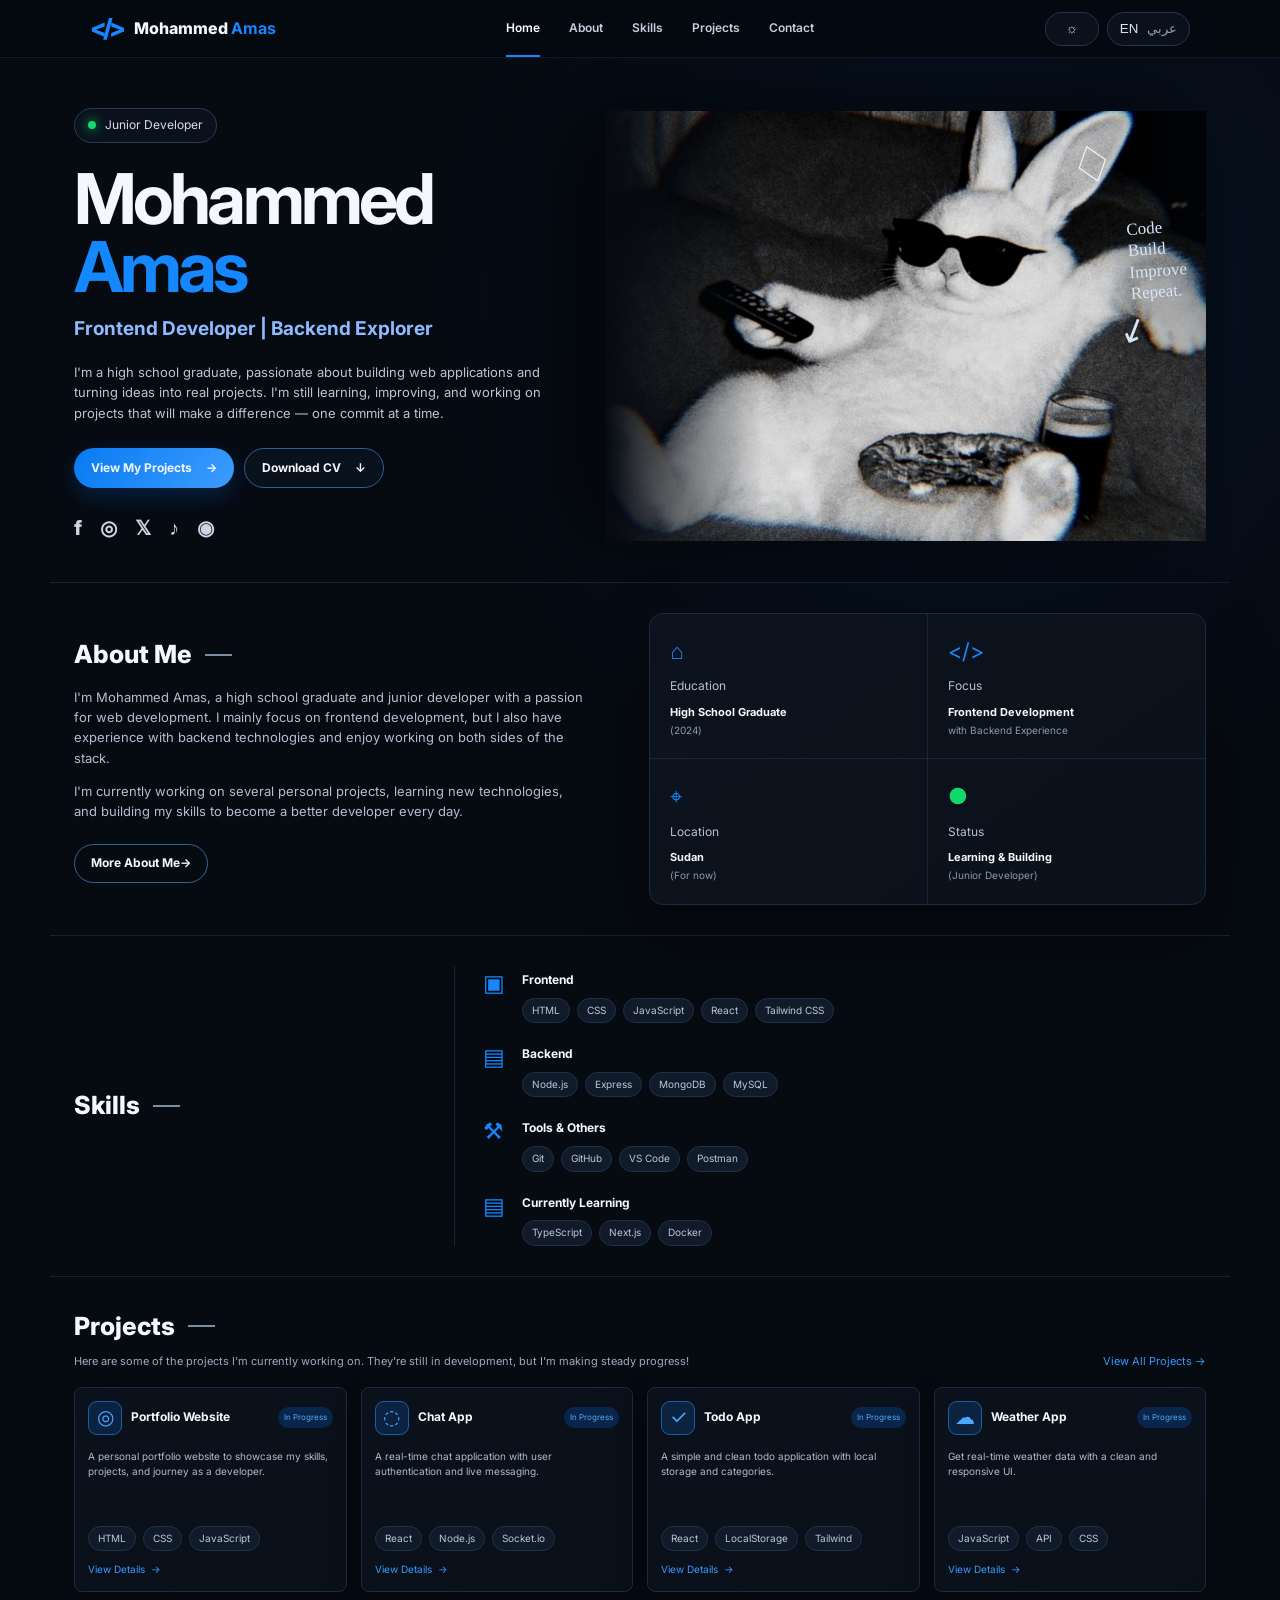
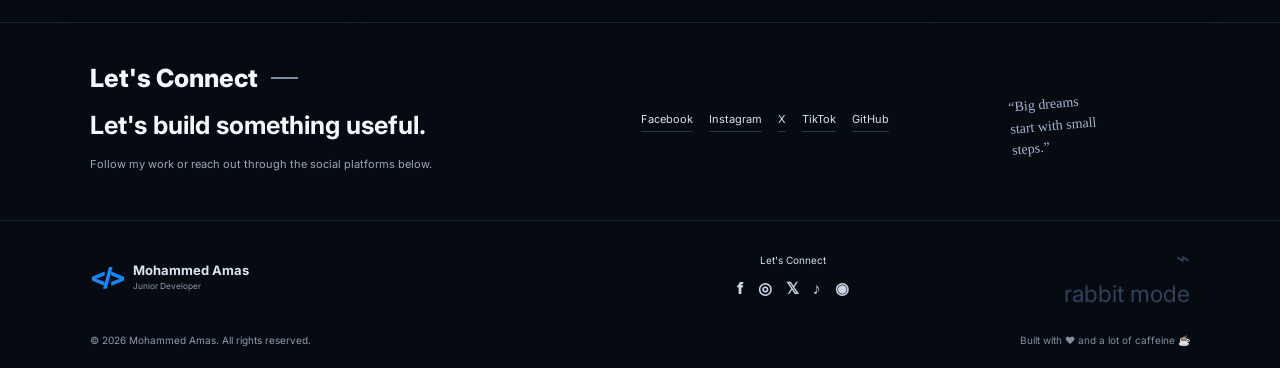
<file: index.html>
<!doctype html>
<html lang="en" dir="ltr">
<head>
  <meta charset="utf-8">
  <meta name="viewport" content="width=device-width, initial-scale=1">
  <meta name="theme-color" content="#070b12">
  <link rel="icon" href="profile.jpg">
  <link rel="preconnect" href="https://fonts.googleapis.com">
  <link rel="preconnect" href="https://fonts.gstatic.com" crossorigin>
  <link href="https://fonts.googleapis.com/css2?family=Inter:wght@400;500;600;700;800&family=Noto+Kufi+Arabic:wght@400;500;600;700&display=swap" rel="stylesheet">

  <title>Mohammed Amas | Junior Web Developer Portfolio</title>
  <meta name="description" content="Mohammed Amas is a junior web developer from Sudan focused on frontend development, JavaScript, React, and backend technologies. Explore his projects, skills, and portfolio.">
  <meta name="author" content="Mohammed Amas">
  <meta name="robots" content="index, follow, max-image-preview:large">
  <link rel="canonical" href="https://masmhmd21-ui.github.io/Mohammed-Amas-portfolio-/">

  <meta property="og:type" content="website">
  <meta property="og:site_name" content="Mohammed Amas">
  <meta property="og:title" content="Mohammed Amas | Junior Web Developer Portfolio">
  <meta property="og:description" content="Junior web developer focused on frontend development, JavaScript, React, and backend technologies. Explore Mohammed Amas's projects and skills.">
  <meta property="og:url" content="https://masmhmd21-ui.github.io/Mohammed-Amas-portfolio-/">
  <meta property="og:image" content="https://masmhmd21-ui.github.io/Mohammed-Amas-portfolio-/profile.jpg">
  <meta property="og:image:alt" content="Mohammed Amas developer portfolio">

  <meta name="twitter:card" content="summary_large_image">
  <meta name="twitter:title" content="Mohammed Amas | Junior Web Developer Portfolio">
  <meta name="twitter:description" content="Junior web developer focused on frontend development, JavaScript, React, and backend technologies. Explore Mohammed Amas's projects and skills.">
  <meta name="twitter:image" content="https://masmhmd21-ui.github.io/Mohammed-Amas-portfolio-/profile.jpg">

  <script type="application/ld+json">
  {
    "@context": "https://schema.org",
    "@graph": [
      {
        "@type": "Person",
        "name": "Mohammed Amas",
        "url": "https://masmhmd21-ui.github.io/Mohammed-Amas-portfolio-/",
        "image": "https://masmhmd21-ui.github.io/Mohammed-Amas-portfolio-/profile.jpg",
        "jobTitle": "Junior Web Developer",
        "description": "Junior web developer focused on frontend development, JavaScript, React, and backend technologies.",
        "sameAs": [
          "https://github.com/masmhmd21-ui",
          "https://www.facebook.com/share/1DArZXXhEW/",
          "https://www.instagram.com/william_von_ainsworth/",
          "https://x.com/MohammedAmmas",
          "https://www.tiktok.com/@0gojusatoru0"
        ]
      },
      {
        "@type": "WebSite",
        "name": "Mohammed Amas",
        "alternateName": "Mohammed Amas | Junior Web Developer Portfolio",
        "url": "https://masmhmd21-ui.github.io/Mohammed-Amas-portfolio-/",
        "description": "Mohammed Amas is a junior web developer from Sudan focused on frontend development, JavaScript, React, and backend technologies."
      }
    ]
  }
  </script>
  <link rel="stylesheet" href="styles.css">

</head>
<body>
  <header class="nav" id="top">
    <a class="brand" href="#home" aria-label="Mohammed Amas home">
      <span class="brand-mark">&lt;/&gt;</span><span>Mohammed <b>Amas</b></span>
    </a>
    <nav aria-label="Primary navigation">
      <a class="active" href="#home" data-i18n="navHome">Home</a>
      <a href="#about" data-i18n="navAbout">About</a>
      <a href="#skills" data-i18n="navSkills">Skills</a>
      <a href="#projects" data-i18n="navProjects">Projects</a>
      <a href="#contact" data-i18n="navContact">Contact</a>
    </nav>
    <div class="actions">
      <button id="themeBtn" class="theme-toggle" type="button" aria-label="Toggle theme"><span>☼</span></button>
      <button id="langBtn" class="lang-toggle" type="button" aria-label="Switch language">EN <span>عربي</span></button>
      <button id="menuBtn" class="menu-btn" type="button" aria-label="Open menu">☰</button>
    </div>
  </header>

  <main id="home">
    <section class="hero">
      <div class="hero-copy">
        <div class="pill"><span class="pulse"></span><span data-i18n="status">Junior Developer</span></div>
        <h1><span data-i18n="hello">Mohammed</span> <strong>Amas</strong></h1>
        <h2 data-i18n="role">Frontend Developer&nbsp; | &nbsp;Backend Explorer</h2>
        <p data-i18n="heroText">I'm a high school graduate, passionate about building web applications and turning ideas into real projects. I'm still learning, improving, and working on projects that will make a difference — one commit at a time.</p>
        <div class="hero-buttons">
          <a class="btn primary" href="#projects"><span data-i18n="projectsBtn">View My Projects</span> <span>→</span></a>
          <a class="btn secondary" href="resume.pdf" download><span data-i18n="cvBtn">Download CV</span> <span>↓</span></a>
        </div>
        <div class="socials" aria-label="Social links">
          <a href="https://www.facebook.com/share/1DArZXXhEW/" target="_blank" rel="noopener noreferrer" aria-label="Facebook">f</a>
          <a href="https://www.instagram.com/william_von_ainsworth/" target="_blank" rel="noopener noreferrer" aria-label="Instagram">◎</a>
          <a href="https://x.com/MohammedAmmas" target="_blank" rel="noopener noreferrer" aria-label="X">𝕏</a>
          <a href="https://www.tiktok.com/@0gojusatoru0" target="_blank" rel="noopener noreferrer" aria-label="TikTok">♪</a>
          <a href="https://github.com/masmhmd21-ui" target="_blank" rel="noopener noreferrer" aria-label="GitHub">◉</a>
        </div>
      </div>
      <div class="hero-visual">
        <div class="scribble crown">♢</div>
        <img src="profile.jpg" alt="A white rabbit relaxing with sunglasses" class="hero-image">
        <div class="hero-note"><span>Code<br>Build<br>Improve<br>Repeat.</span><b>↙</b></div>
      </div>
    </section>

    <section id="about" class="split-section section">
      <div class="about-copy">
        <div class="section-title"><span data-i18n="aboutTitle">About Me</span><i></i></div>
        <p data-i18n="aboutText">I'm Mohammed Amas, a high school graduate and junior developer with a passion for web development. I mainly focus on frontend development, but I also have experience with backend technologies and enjoy working on both sides of the stack.</p>
        <p data-i18n="aboutText2">I'm currently working on several personal projects, learning new technologies, and building my skills to become a better developer every day.</p>
        <a class="outline-link" href="#contact"><span data-i18n="moreAbout">More About Me</span> →</a>
      </div>
      <div class="facts-card">
        <div class="fact"><span class="fact-icon">⌂</span><small data-i18n="education">Education</small><b>High School Graduate</b><em>(2024)</em></div>
        <div class="fact"><span class="fact-icon">&lt;/&gt;</span><small data-i18n="focus">Focus</small><b>Frontend Development</b><em>with Backend Experience</em></div>
        <div class="fact"><span class="fact-icon">⌖</span><small data-i18n="location">Location</small><b>Sudan</b><em>(For now)</em></div>
        <div class="fact"><span class="fact-icon green">●</span><small data-i18n="statLabel">Status</small><b data-i18n="statValue">Learning & Building</b><em>(Junior Developer)</em></div>
      </div>
    </section>

    <section id="skills" class="skills-section section">
      <div class="section-title"><span data-i18n="skillsTitle">Skills</span><i></i></div>
      <div class="skill-groups">
        <div class="skill-group"><span class="skill-icon">▣</span><div><b>Frontend</b><div class="chips"><span>HTML</span><span>CSS</span><span>JavaScript</span><span>React</span><span>Tailwind CSS</span></div></div></div>
        <div class="skill-group"><span class="skill-icon">▤</span><div><b>Backend</b><div class="chips"><span>Node.js</span><span>Express</span><span>MongoDB</span><span>MySQL</span></div></div></div>
        <div class="skill-group"><span class="skill-icon">⚒</span><div><b data-i18n="tools">Tools & Others</b><div class="chips"><span>Git</span><span>GitHub</span><span>VS Code</span><span>Postman</span></div></div></div>
        <div class="skill-group"><span class="skill-icon">▤</span><div><b data-i18n="learning">Currently Learning</b><div class="chips"><span>TypeScript</span><span>Next.js</span><span>Docker</span></div></div></div>
      </div>
    </section>

    <section id="projects" class="projects-section section">
      <div class="projects-heading"><div><div class="section-title"><span data-i18n="projectsTitle">Projects</span><i></i></div><p data-i18n="projectsIntro">Here are some of the projects I'm currently working on. They're still in development, but I'm making steady progress!</p></div><a href="https://github.com/masmhmd21-ui" target="_blank" rel="noopener noreferrer" class="view-all" data-i18n="viewAll">View All Projects →</a></div>
      <div class="project-grid">
        <article class="project-card"><div class="project-top"><span class="project-icon">◎</span><h3 data-i18n="p1">Portfolio Website</h3><span class="badge">In Progress</span></div><p data-i18n="p1Text">A personal portfolio website to showcase my skills, projects, and journey as a developer.</p><div class="chips"><span>HTML</span><span>CSS</span><span>JavaScript</span></div><a href="#home">View Details&nbsp; →</a></article>
        <article class="project-card"><div class="project-top"><span class="project-icon">◌</span><h3 data-i18n="p2">Chat App</h3><span class="badge">In Progress</span></div><p data-i18n="p2Text">A real-time chat application with user authentication and live messaging.</p><div class="chips"><span>React</span><span>Node.js</span><span>Socket.io</span></div><a href="#home">View Details&nbsp; →</a></article>
        <article class="project-card"><div class="project-top"><span class="project-icon">✓</span><h3 data-i18n="p3">Todo App</h3><span class="badge">In Progress</span></div><p data-i18n="p3Text">A simple and clean todo application with local storage and categories.</p><div class="chips"><span>React</span><span>LocalStorage</span><span>Tailwind</span></div><a href="#home">View Details&nbsp; →</a></article>
        <article class="project-card"><div class="project-top"><span class="project-icon">☁</span><h3 data-i18n="p4">Weather App</h3><span class="badge">In Progress</span></div><p data-i18n="p4Text">Get real-time weather data with a clean and responsive UI.</p><div class="chips"><span>JavaScript</span><span>API</span><span>CSS</span></div><a href="#home">View Details&nbsp; →</a></article>
      </div>
    </section>

    <section id="contact" class="contact section">
      <div><div class="section-title"><span data-i18n="contactTitle">Let's Connect</span><i></i></div><h2 data-i18n="contactHeadline">Let's build something useful.</h2><p data-i18n="contactText">Follow my work or reach out through the social platforms below.</p></div>
      <div class="contact-socials"><a href="https://www.facebook.com/share/1DArZXXhEW/" target="_blank" rel="noopener noreferrer">Facebook</a><a href="https://www.instagram.com/william_von_ainsworth/" target="_blank" rel="noopener noreferrer">Instagram</a><a href="https://x.com/MohammedAmmas" target="_blank" rel="noopener noreferrer">X</a><a href="https://www.tiktok.com/@0gojusatoru0" target="_blank" rel="noopener noreferrer">TikTok</a><a href="https://github.com/masmhmd21-ui" target="_blank" rel="noopener noreferrer">GitHub</a></div>
      <div class="contact-doodle">“Big dreams<br>start with small<br>steps.”</div>
    </section>
  </main>

  <footer><div class="footer-brand"><span class="brand-mark">&lt;/&gt;</span><div><b>Mohammed Amas</b><small>Junior Developer</small></div></div><div class="footer-socials"><span>Let's Connect</span><div><a href="https://www.facebook.com/share/1DArZXXhEW/" target="_blank" rel="noopener noreferrer">f</a><a href="https://www.instagram.com/william_von_ainsworth/" target="_blank" rel="noopener noreferrer">◎</a><a href="https://x.com/MohammedAmmas" target="_blank" rel="noopener noreferrer">𝕏</a><a href="https://www.tiktok.com/@0gojusatoru0" target="_blank" rel="noopener noreferrer">♪</a><a href="https://github.com/masmhmd21-ui" target="_blank" rel="noopener noreferrer">◉</a></div></div><div class="footer-doodle">⌁<br>rabbit mode</div><div class="copyright">© <span id="year"></span> Mohammed Amas. <span data-i18n="rights">All rights reserved.</span></div><div class="coffee" data-i18n="coffee">Built with ♥ and a lot of caffeine ☕</div></footer>

  <script src="script.js"></script>
</body>
</html>
</file>
<file: styles.css>
:root{--bg:#060a11;--surface:#0c121c;--surface2:#111a28;--text:#f4f7fb;--muted:#aab5c7;--line:#1e2a3c;--blue:#1688ff;--blue2:#55aaff;--green:#11d96b;--shadow:0 25px 70px rgba(0,0,0,.32)}
*{box-sizing:border-box}html{scroll-behavior:smooth}body{margin:0;background:radial-gradient(circle at 75% 15%,rgba(0,111,255,.09),transparent 28%),var(--bg);color:var(--text);font-family:Inter,Arial,sans-serif;line-height:1.55}a{color:inherit}.nav{height:58px;position:sticky;top:0;z-index:50;display:flex;align-items:center;justify-content:space-between;padding:0 max(24px,calc((100% - 1100px)/2));border-bottom:1px solid #111a28;background:rgba(5,9,15,.88);backdrop-filter:blur(18px)}.brand{display:flex;align-items:center;gap:12px;text-decoration:none;font-weight:800;white-space:nowrap}.brand b{color:var(--blue)}.brand-mark{font-size:25px;color:var(--blue);font-weight:800;letter-spacing:-4px}.nav nav{display:flex;gap:29px;height:100%;align-items:center}.nav nav a{height:100%;display:flex;align-items:center;text-decoration:none;color:#c6cfdd;font-size:12px;font-weight:600;position:relative}.nav nav a.active,.nav nav a:hover{color:#fff}.nav nav a.active:after{content:"";position:absolute;bottom:0;left:0;right:0;height:2px;background:var(--blue)}.actions{display:flex;align-items:center;gap:8px}.theme-toggle,.lang-toggle,.menu-btn{border:1px solid #26354b;background:#0a111d;color:#dbe5f4;border-radius:999px;height:34px;cursor:pointer}.theme-toggle{width:54px}.lang-toggle{padding:0 12px}.lang-toggle span{color:#8fa0b8;margin-left:5px}.menu-btn{display:none;width:36px}.hero{max-width:1180px;margin:auto;min-height:458px;display:grid;grid-template-columns:47% 53%;align-items:center;padding:50px 24px 38px;position:relative;overflow:hidden}.hero-copy{position:relative;z-index:2}.pill{display:inline-flex;align-items:center;gap:9px;border:1px solid #293a52;background:#0a111d;padding:7px 13px;border-radius:999px;font-size:12px;color:#d5dfed}.pulse{width:8px;height:8px;border-radius:50%;background:var(--green);box-shadow:0 0 12px var(--green)}h1{font-size:clamp(50px,6vw,70px);line-height:.98;letter-spacing:-.055em;margin:22px 0 12px}h1 strong{color:var(--blue)}.hero h2{font-size:19px;color:#8fbaff;margin:0 0 19px}.hero-copy>p{max-width:470px;color:#bac5d4;font-size:13px}.hero-buttons{display:flex;gap:10px;margin:25px 0}.btn{display:inline-flex;align-items:center;gap:14px;padding:10px 17px;border-radius:999px;text-decoration:none;font-size:12px;font-weight:700}.btn.primary{background:linear-gradient(120deg,#087bf2,#3c9cff);box-shadow:0 8px 25px rgba(0,125,255,.22)}.btn.secondary{border:1px solid #2f5d96;background:#09111d}.socials{display:flex;gap:18px}.socials a,.footer-socials a{font-weight:800;text-decoration:none;font-size:20px;color:#cbd5e4}.socials a:hover,.footer-socials a:hover{color:var(--blue)}.hero-visual{height:100%;position:relative;display:flex;align-items:center;justify-content:flex-end}.hero-image{width:min(600px,100%);height:430px;object-fit:cover;object-position:center;border-radius:18px 0 0 18px;filter:saturate(.8) contrast(1.05);box-shadow:-35px 0 100px rgba(0,0,0,.75)}.hero-visual:after{content:"";position:absolute;inset:0;background:linear-gradient(90deg,var(--bg) 0%,transparent 26%,transparent 80%,rgba(6,10,17,.3) 100%);pointer-events:none}.hero-note{position:absolute;right:3%;top:25%;z-index:3;font-family:cursive;color:#d7e5f8;transform:rotate(-4deg);font-size:17px;line-height:1.25;text-align:left}.hero-note b{font-size:34px;font-weight:400;display:block;transform:translateX(-15px) rotate(-20deg)}.crown{position:absolute;right:15%;top:4%;z-index:3;font-size:52px;color:#eaf2ff;transform:rotate(-18deg)}.section{max-width:1180px;margin:auto;padding:30px 24px}.split-section{border-top:1px solid #172130;display:grid;grid-template-columns:1fr 1.05fr;gap:45px;align-items:center}.section-title{font-size:25px;font-weight:800;display:flex;align-items:center;gap:13px}.section-title i{display:inline-block;width:27px;height:2px;background:#7e8ca0}.about-copy p{color:#b2becf;font-size:13px;max-width:510px}.outline-link{display:inline-flex;margin-top:10px;border:1px solid #34649b;padding:9px 16px;border-radius:999px;text-decoration:none;font-size:12px;font-weight:700}.facts-card{border:1px solid var(--line);background:linear-gradient(145deg,#0c131e,#0b111a);border-radius:14px;display:grid;grid-template-columns:1fr 1fr;overflow:hidden;box-shadow:var(--shadow)}.fact{min-height:125px;padding:20px;border-right:1px solid #1b2738;border-bottom:1px solid #1b2738;position:relative}.fact:nth-child(2n){border-right:0}.fact:nth-child(n+3){border-bottom:0}.fact-icon{display:block;color:var(--blue);font-size:22px;margin-bottom:9px}.fact-icon.green{color:var(--green)}.fact small{display:block;color:#b5c2d3;font-size:12px;margin-bottom:8px}.fact b{display:block;font-size:11px}.fact em{display:block;color:#8d9bad;font-size:10px;font-style:normal;margin-top:2px}.skills-section{display:grid;grid-template-columns:30% 1fr;gap:40px;border-top:1px solid #172130}.skill-groups{border-left:1px solid #172130;padding-left:28px;display:grid;gap:17px}.skill-group{display:flex;gap:14px;align-items:flex-start}.skill-icon{font-size:23px;color:var(--blue);width:25px}.skill-group b{font-size:12px}.chips{display:flex;flex-wrap:wrap;gap:7px;margin-top:7px}.chips span{background:#101a29;border:1px solid #20314a;color:#bac7d8;border-radius:999px;padding:4px 9px;font-size:10px}.projects-section{border-top:1px solid #172130}.projects-heading{display:flex;justify-content:space-between;align-items:end;margin-bottom:17px}.projects-heading p{font-size:11px;color:#9eabbd;margin:7px 0 0}.view-all{color:#3498ff;font-size:11px;text-decoration:none;white-space:nowrap}.project-grid{display:grid;grid-template-columns:repeat(4,1fr);gap:14px}.project-card{border:1px solid #1d2b3e;border-radius:8px;background:linear-gradient(145deg,#0b111b,#0a1018);padding:13px;min-height:205px;display:flex;flex-direction:column;box-shadow:0 10px 30px rgba(0,0,0,.16)}.project-top{display:flex;align-items:center;gap:9px}.project-icon{width:34px;height:34px;border-radius:9px;background:#0b2240;border:1px solid #1b5fa0;color:#4da8ff;display:grid;place-items:center;font-size:20px}.project-card h3{font-size:12px;margin:0;flex:1}.badge{font-size:8px;color:#56a8ff;background:#09254a;border-radius:999px;padding:4px 6px;white-space:nowrap}.project-card p{font-size:10px;color:#aeb9c9;margin:14px 0}.project-card .chips{margin-top:auto}.project-card a{color:#369bff;font-size:10px;text-decoration:none;margin-top:11px}.contact{max-width:none;border-top:1px solid #172130;position:relative;display:grid;grid-template-columns:1fr 1fr 180px;gap:30px;align-items:center;padding:36px max(24px,calc((100% - 1100px)/2))}.contact h2{font-size:25px;margin:9px 0}.contact p{color:#9aa8ba;font-size:11px}.contact-socials{display:flex;justify-content:center;gap:16px;flex-wrap:wrap}.contact-socials a{font-size:11px;color:#d7e2ef;text-decoration:none;border-bottom:1px solid #26354a;padding-bottom:3px}.contact-doodle{font-family:cursive;color:#a6b9d1;transform:rotate(-5deg);font-size:14px}footer{border-top:1px solid #172130;padding:20px max(24px,calc((100% - 1100px)/2));display:grid;grid-template-columns:1fr 1fr 150px;align-items:center;gap:20px;color:#8f9caf;font-size:10px;position:relative}.footer-brand{display:flex;gap:11px;align-items:center}.footer-brand b{display:block;color:#dce5f0;font-size:13px}.footer-brand small{display:block}.footer-socials{text-align:center}.footer-socials>span{display:block;color:#d5dfec;margin-bottom:7px}.footer-socials div{display:flex;justify-content:center;gap:14px}.footer-socials a{font-size:16px}.footer-doodle{text-align:right;font-size:23px;color:#31425b}.copyright{grid-column:1/2}.coffee{grid-column:2/4;text-align:right;color:#8390a1}body.light{--bg:#f4f7fb;--surface:#fff;--surface2:#f0f5fb;--text:#101721;--muted:#5d6878;--line:#d9e1eb}body.light .nav{background:rgba(244,247,251,.9);border-color:#dbe3ed}body.light .hero-image{box-shadow:-35px 0 100px rgba(20,40,70,.15)}body.light .hero-visual:after{background:linear-gradient(90deg,var(--bg),transparent 28%,transparent 80%,rgba(244,247,251,.3))}body.light .facts-card,body.light .project-card{background:#fff}body.light .chips span{background:#f1f6fc;color:#4c5b70}body.light .contact{background:#e9eff6}.mobile-open .nav nav{display:flex;position:absolute;top:58px;left:0;right:0;height:auto;padding:14px 24px;background:#080e17;border-bottom:1px solid #1c2a3d;flex-direction:column;gap:0}.mobile-open .nav nav a{height:40px}.mobile-open .nav nav a.active:after{display:none}[dir=rtl] body{font-family:"Noto Kufi Arabic",Inter,sans-serif}[dir=rtl] .hero,[dir=rtl] .split-section,[dir=rtl] .skills-section,[dir=rtl] .projects-section,[dir=rtl] .contact{direction:rtl}[dir=rtl] .hero-visual{direction:ltr}[dir=rtl] .hero-note{right:auto;left:3%;text-align:right}[dir=rtl] .skill-groups{border-left:0;border-right:1px solid #172130;padding-left:0;padding-right:28px}[dir=rtl] .fact:nth-child(2n){border-right:1px solid #1b2738;border-left:0}[dir=rtl] .fact:nth-child(2n+1){border-right:0}[dir=rtl] .contact-doodle{transform:rotate(5deg)}@media(max-width:850px){.nav nav{display:none}.menu-btn{display:block}.hero{grid-template-columns:1fr;min-height:auto;padding-top:55px}.hero-visual{margin-top:15px;height:300px}.hero-image{height:300px;width:100%;border-radius:14px}.hero-visual:after{background:linear-gradient(180deg,var(--bg),transparent 30%,rgba(6,10,17,.15))}.hero-note{right:6%;top:15%}.split-section,.skills-section{grid-template-columns:1fr}.skill-groups{border-left:0;padding-left:0}.project-grid{grid-template-columns:repeat(2,1fr)}.contact{grid-template-columns:1fr}.contact-doodle{text-align:center}footer{grid-template-columns:1fr 1fr}.coffee{grid-column:1/3;text-align:left}}@media(max-width:540px){.nav{padding:0 15px}.brand{font-size:13px}.brand-mark{font-size:20px}.lang-toggle{display:none}.hero{padding-left:17px;padding-right:17px}h1{font-size:48px}.hero h2{font-size:15px}.hero-copy>p{font-size:12px}.hero-buttons{flex-wrap:wrap}.project-grid{grid-template-columns:1fr}.facts-card{grid-template-columns:1fr}.fact{border-right:0!important;border-bottom:1px solid #1b2738!important}.fact:last-child{border-bottom:0!important}.section{padding-left:17px;padding-right:17px}.contact{padding-left:17px;padding-right:17px}footer{padding-left:17px;padding-right:17px;grid-template-columns:1fr}.footer-socials{order:2}.footer-doodle{display:none}.copyright,.coffee{grid-column:1;text-align:left}.coffee{order:4}}
</file>
